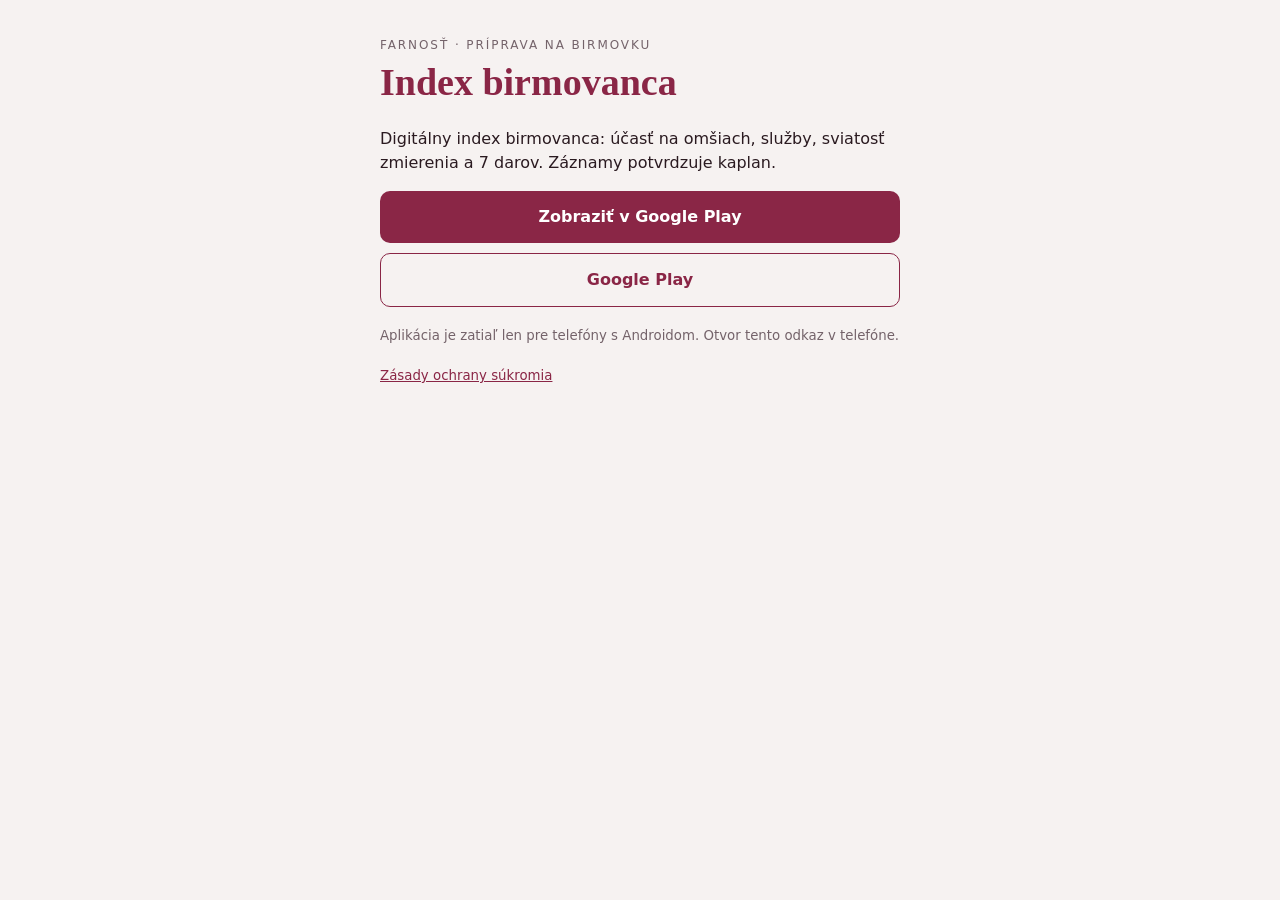
<file: docs/index.html>
<!doctype html>
<html lang="sk">
<head>
<meta charset="utf-8">
<meta name="viewport" content="width=device-width,initial-scale=1">
<title>Index birmovanca</title>
<style>
body{margin:0;background:#f6f2f1;color:#2a1a20;font-family:system-ui,-apple-system,"Segoe UI",Roboto,sans-serif;line-height:1.5}
main{max-width:520px;margin:0 auto;padding:36px 20px}
h1{font-family:Georgia,serif;color:#8a2646;font-size:38px;margin:0 0 6px}
.eyebrow{font-size:12px;letter-spacing:.16em;text-transform:uppercase;color:#74636a}
.card{background:#fffdfc;border:1px solid #e3d8da;border-radius:14px;padding:16px;margin:18px 0}
.btn{display:block;text-align:center;background:#8a2646;color:#fff;border-radius:10px;padding:14px 16px;font-weight:600;text-decoration:none;margin:10px 0}
.btn.ghost{background:transparent;color:#8a2646;border:1px solid #8a2646}
.code{font-family:ui-monospace,Menlo,monospace;font-size:26px;font-weight:700;letter-spacing:.08em;text-align:center;background:#f6f2f1;border-radius:10px;padding:10px}
small{color:#74636a}
a{color:#8a2646}
</style>
</head>
<body>
<main>
  <div class="eyebrow">Farnosť · príprava na birmovku</div>
  <h1>Index birmovanca</h1>
  <p>Digitálny index birmovanca: účasť na omšiach, služby, sviatosť zmierenia a 7 darov. Záznamy potvrdzuje kaplan.</p>
  <div class="card" id="join" hidden>
    <b id="what">Pripojenie do farnosti</b>
    <p id="how">Nainštaluj aplikáciu a v nej sa pripoj do svojej skupiny.</p>
    <div class="code" id="code"></div>
  </div>
  <a class="btn" id="open" href="#">Otvoriť / nainštalovať aplikáciu</a>
  <a class="btn ghost" id="store" href="#">Google Play</a>
  <p id="note"><small>Aplikácia je pre telefóny s Androidom. Ak už aplikáciu máš, tlačidlo ju otvorí. Ak nie, ponúkne ti inštaláciu z Google Play. Potom v aplikácii ťukni na Som birmovanec a zadaj kód farnosti.</small></p>
  <p><small><a href="privacy.html">Zásady ochrany súkromia</a></small></p>
</main>
<script>
(function(){
  var PKG='sk.indexbirmovanca.app', PLAY='https://play.google.com/store/apps/details?id='+PKG, SCHEME='indexbirmovanca';
  var q={}; location.search.replace(/^\?/,'').split('&').forEach(function(kv){var a=kv.split('=');if(a[0])q[a[0]]=decodeURIComponent(a[1]||'')});
  var p=(q.p||'').toUpperCase().replace(/[^A-Z0-9]/g,'');
  var qs=''; if(p){qs='?p='+encodeURIComponent(p); if(q.i)qs+='&i='+encodeURIComponent(q.i); if(q.m)qs+='&m=1';}
  var android=/Android/i.test(navigator.userAgent);
  var open=document.getElementById('open'), store=document.getElementById('store');
  store.href=PLAY;
  if(p){
    document.getElementById('join').hidden=false;
    document.getElementById('code').textContent=p.replace(/(.{4})(?=.)/g,'$1-');
    if(q.i){document.getElementById('what').textContent='Pozvánka pre animátora';document.getElementById('how').textContent='Nainštaluj aplikáciu, ťukni na Som animátor a naskenuj pozvánku znova.';}
    else if(q.m){document.getElementById('what').textContent='Kód zo sakristie';document.getElementById('how').textContent='Tento kód skenuj priamo v aplikácii (Index → Skenovať QR kód).';}
  }
  if(android){
    open.href='intent://open'+qs+'#Intent;scheme='+SCHEME+';package='+PKG+';S.browser_fallback_url='+encodeURIComponent(PLAY)+';end';
    if(p && !q.m){ setTimeout(function(){ location.href=open.href; },400); }
  } else {
    open.href=PLAY; open.textContent='Zobraziť v Google Play';
    document.getElementById('note').innerHTML='<small>Aplikácia je zatiaľ len pre telefóny s Androidom. Otvor tento odkaz v telefóne.</small>';
  }
})();
</script>
</body>
</html>
</file>
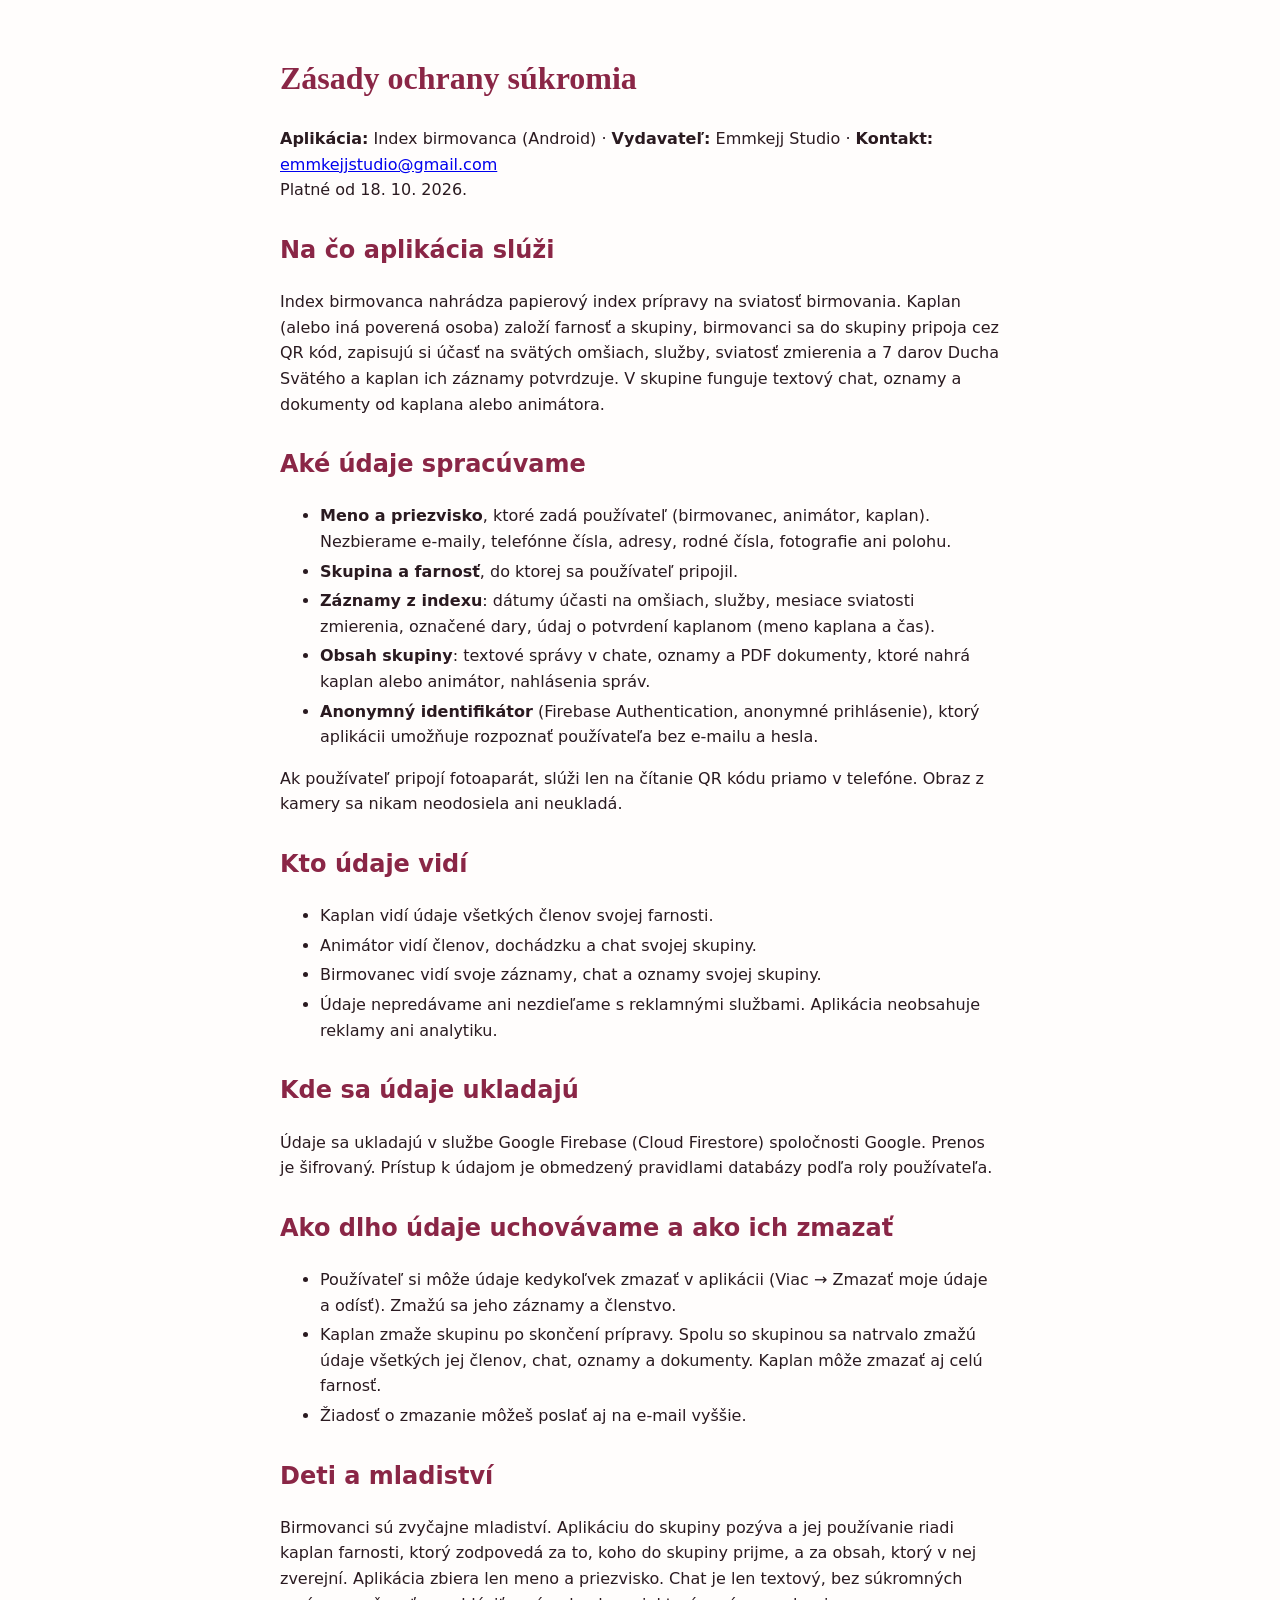
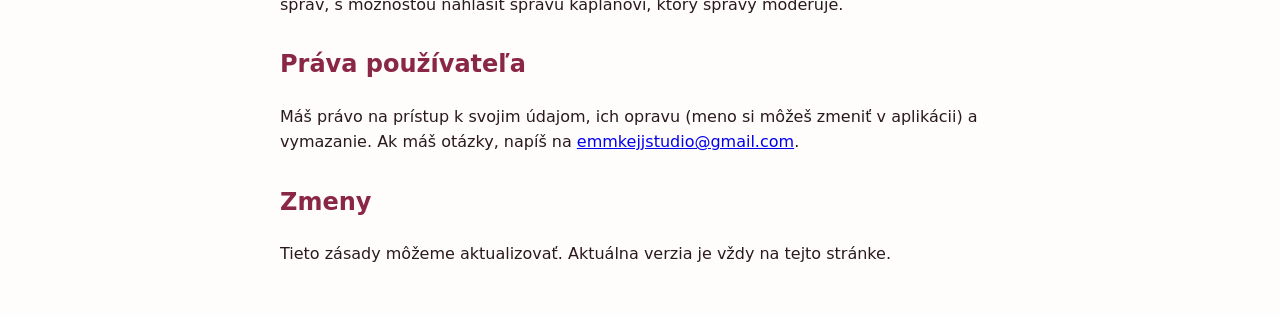
<file: docs/privacy.html>
<!doctype html>
<html lang="sk">
<head>
<meta charset="utf-8">
<meta name="viewport" content="width=device-width,initial-scale=1">
<title>Zásady ochrany súkromia: Index birmovanca</title>
<style>
body{margin:0;background:#fffdfc;color:#2a1a20;font-family:system-ui,-apple-system,"Segoe UI",Roboto,sans-serif;line-height:1.6}
main{max-width:720px;margin:0 auto;padding:32px 20px}
h1{font-family:Georgia,serif;color:#8a2646}h2{color:#8a2646;margin-top:28px}
li{margin:4px 0}
</style>
</head>
<body>
<main>
<h1>Zásady ochrany súkromia</h1>
<p><b>Aplikácia:</b> Index birmovanca (Android) · <b>Vydavateľ:</b> Emmkejj Studio · <b>Kontakt:</b> <a href="mailto:emmkejjstudio@gmail.com">emmkejjstudio@gmail.com</a><br>Platné od 18. 10. 2026.</p>

<h2>Na čo aplikácia slúži</h2>
<p>Index birmovanca nahrádza papierový index prípravy na sviatosť birmovania. Kaplan (alebo iná poverená osoba) založí farnosť a skupiny, birmovanci sa do skupiny pripoja cez QR kód, zapisujú si účasť na svätých omšiach, služby, sviatosť zmierenia a 7 darov Ducha Svätého a kaplan ich záznamy potvrdzuje. V skupine funguje textový chat, oznamy a dokumenty od kaplana alebo animátora.</p>

<h2>Aké údaje spracúvame</h2>
<ul>
<li><b>Meno a priezvisko</b>, ktoré zadá používateľ (birmovanec, animátor, kaplan). Nezbierame e-maily, telefónne čísla, adresy, rodné čísla, fotografie ani polohu.</li>
<li><b>Skupina a farnosť</b>, do ktorej sa používateľ pripojil.</li>
<li><b>Záznamy z indexu</b>: dátumy účasti na omšiach, služby, mesiace sviatosti zmierenia, označené dary, údaj o potvrdení kaplanom (meno kaplana a čas).</li>
<li><b>Obsah skupiny</b>: textové správy v chate, oznamy a PDF dokumenty, ktoré nahrá kaplan alebo animátor, nahlásenia správ.</li>
<li><b>Anonymný identifikátor</b> (Firebase Authentication, anonymné prihlásenie), ktorý aplikácii umožňuje rozpoznať používateľa bez e-mailu a hesla.</li>
</ul>
<p>Ak používateľ pripojí fotoaparát, slúži len na čítanie QR kódu priamo v telefóne. Obraz z kamery sa nikam neodosiela ani neukladá.</p>

<h2>Kto údaje vidí</h2>
<ul>
<li>Kaplan vidí údaje všetkých členov svojej farnosti.</li>
<li>Animátor vidí členov, dochádzku a chat svojej skupiny.</li>
<li>Birmovanec vidí svoje záznamy, chat a oznamy svojej skupiny.</li>
<li>Údaje nepredávame ani nezdieľame s reklamnými službami. Aplikácia neobsahuje reklamy ani analytiku.</li>
</ul>

<h2>Kde sa údaje ukladajú</h2>
<p>Údaje sa ukladajú v službe Google Firebase (Cloud Firestore) spoločnosti Google. Prenos je šifrovaný. Prístup k údajom je obmedzený pravidlami databázy podľa roly používateľa.</p>

<h2>Ako dlho údaje uchovávame a ako ich zmazať</h2>
<ul>
<li>Používateľ si môže údaje kedykoľvek zmazať v aplikácii (Viac → Zmazať moje údaje a odísť). Zmažú sa jeho záznamy a členstvo.</li>
<li>Kaplan zmaže skupinu po skončení prípravy. Spolu so skupinou sa natrvalo zmažú údaje všetkých jej členov, chat, oznamy a dokumenty. Kaplan môže zmazať aj celú farnosť.</li>
<li>Žiadosť o zmazanie môžeš poslať aj na e-mail vyššie.</li>
</ul>

<h2>Deti a mladiství</h2>
<p>Birmovanci sú zvyčajne mladiství. Aplikáciu do skupiny pozýva a jej používanie riadi kaplan farnosti, ktorý zodpovedá za to, koho do skupiny prijme, a za obsah, ktorý v nej zverejní. Aplikácia zbiera len meno a priezvisko. Chat je len textový, bez súkromných správ, s možnosťou nahlásiť správu kaplanovi, ktorý správy moderuje.</p>

<h2>Práva používateľa</h2>
<p>Máš právo na prístup k svojim údajom, ich opravu (meno si môžeš zmeniť v aplikácii) a vymazanie. Ak máš otázky, napíš na <a href="mailto:emmkejjstudio@gmail.com">emmkejjstudio@gmail.com</a>.</p>

<h2>Zmeny</h2>
<p>Tieto zásady môžeme aktualizovať. Aktuálna verzia je vždy na tejto stránke.</p>
</main>
</body>
</html>
</file>
